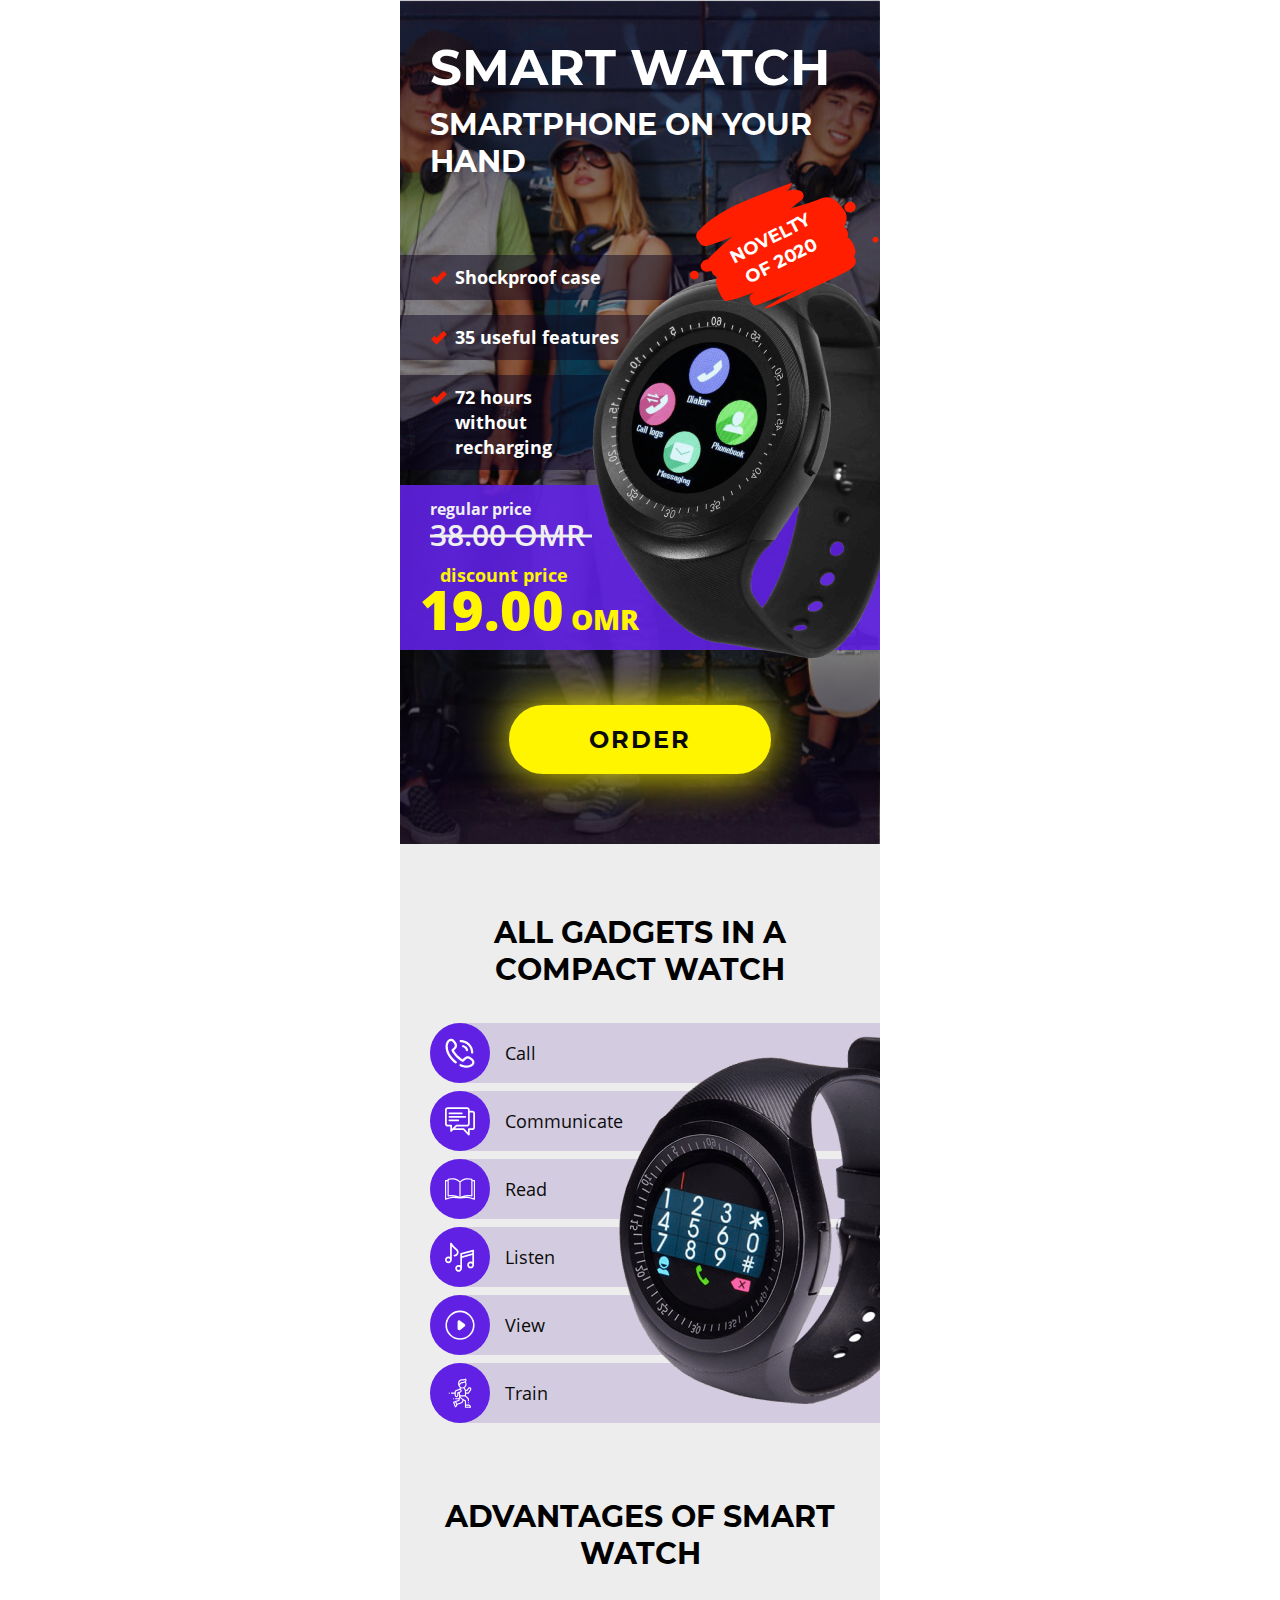
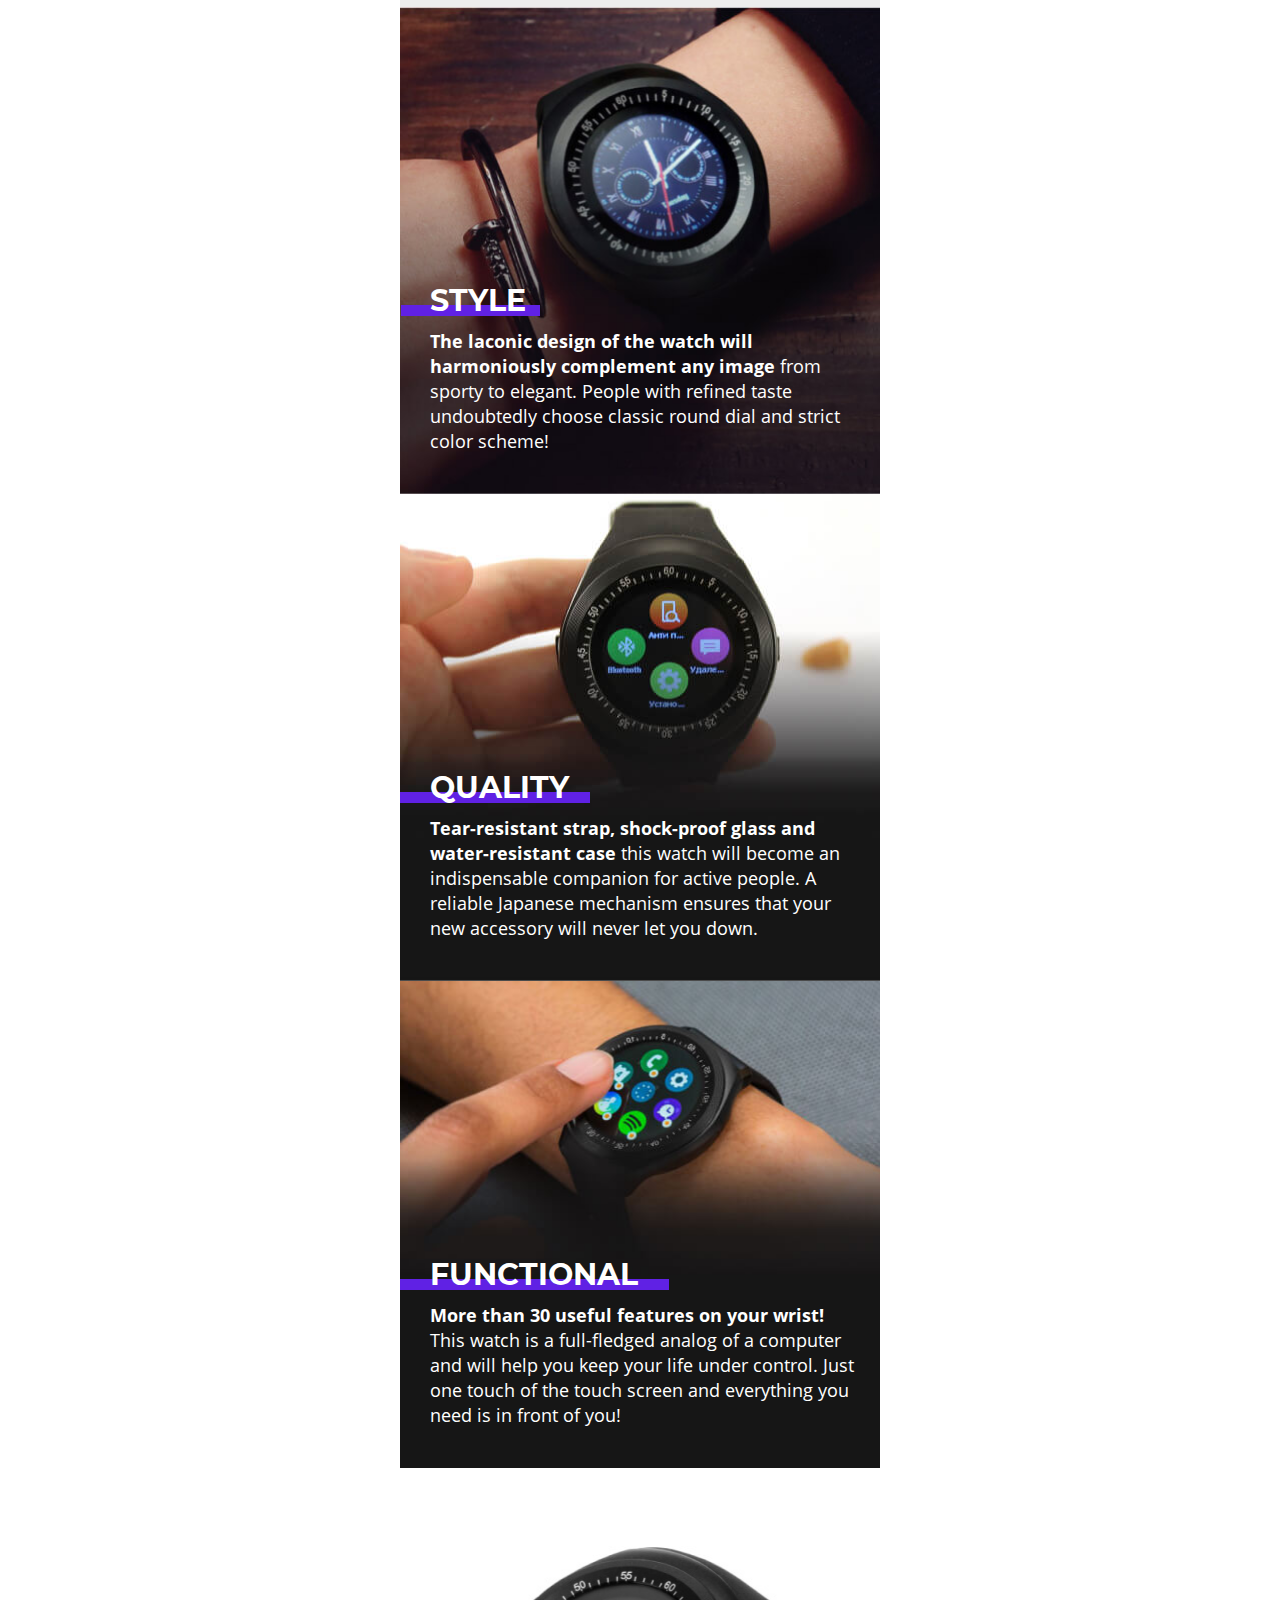
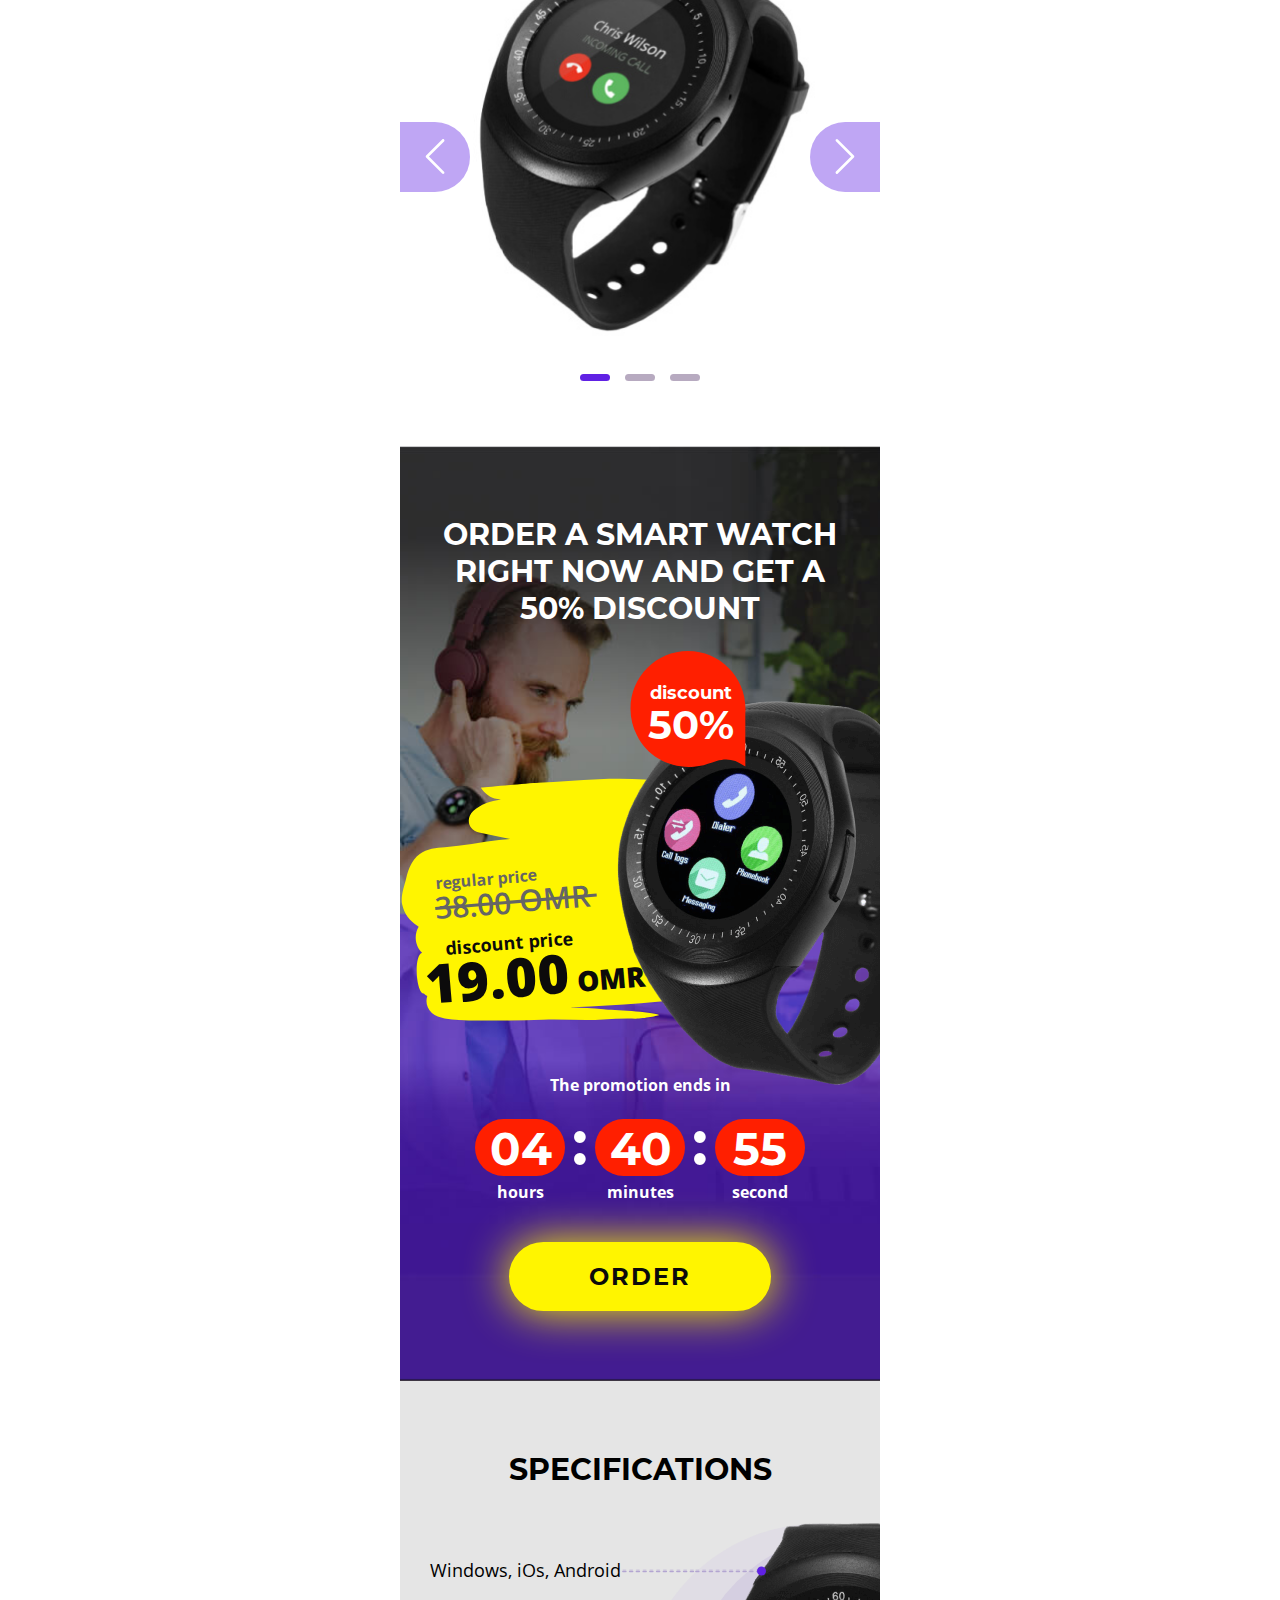
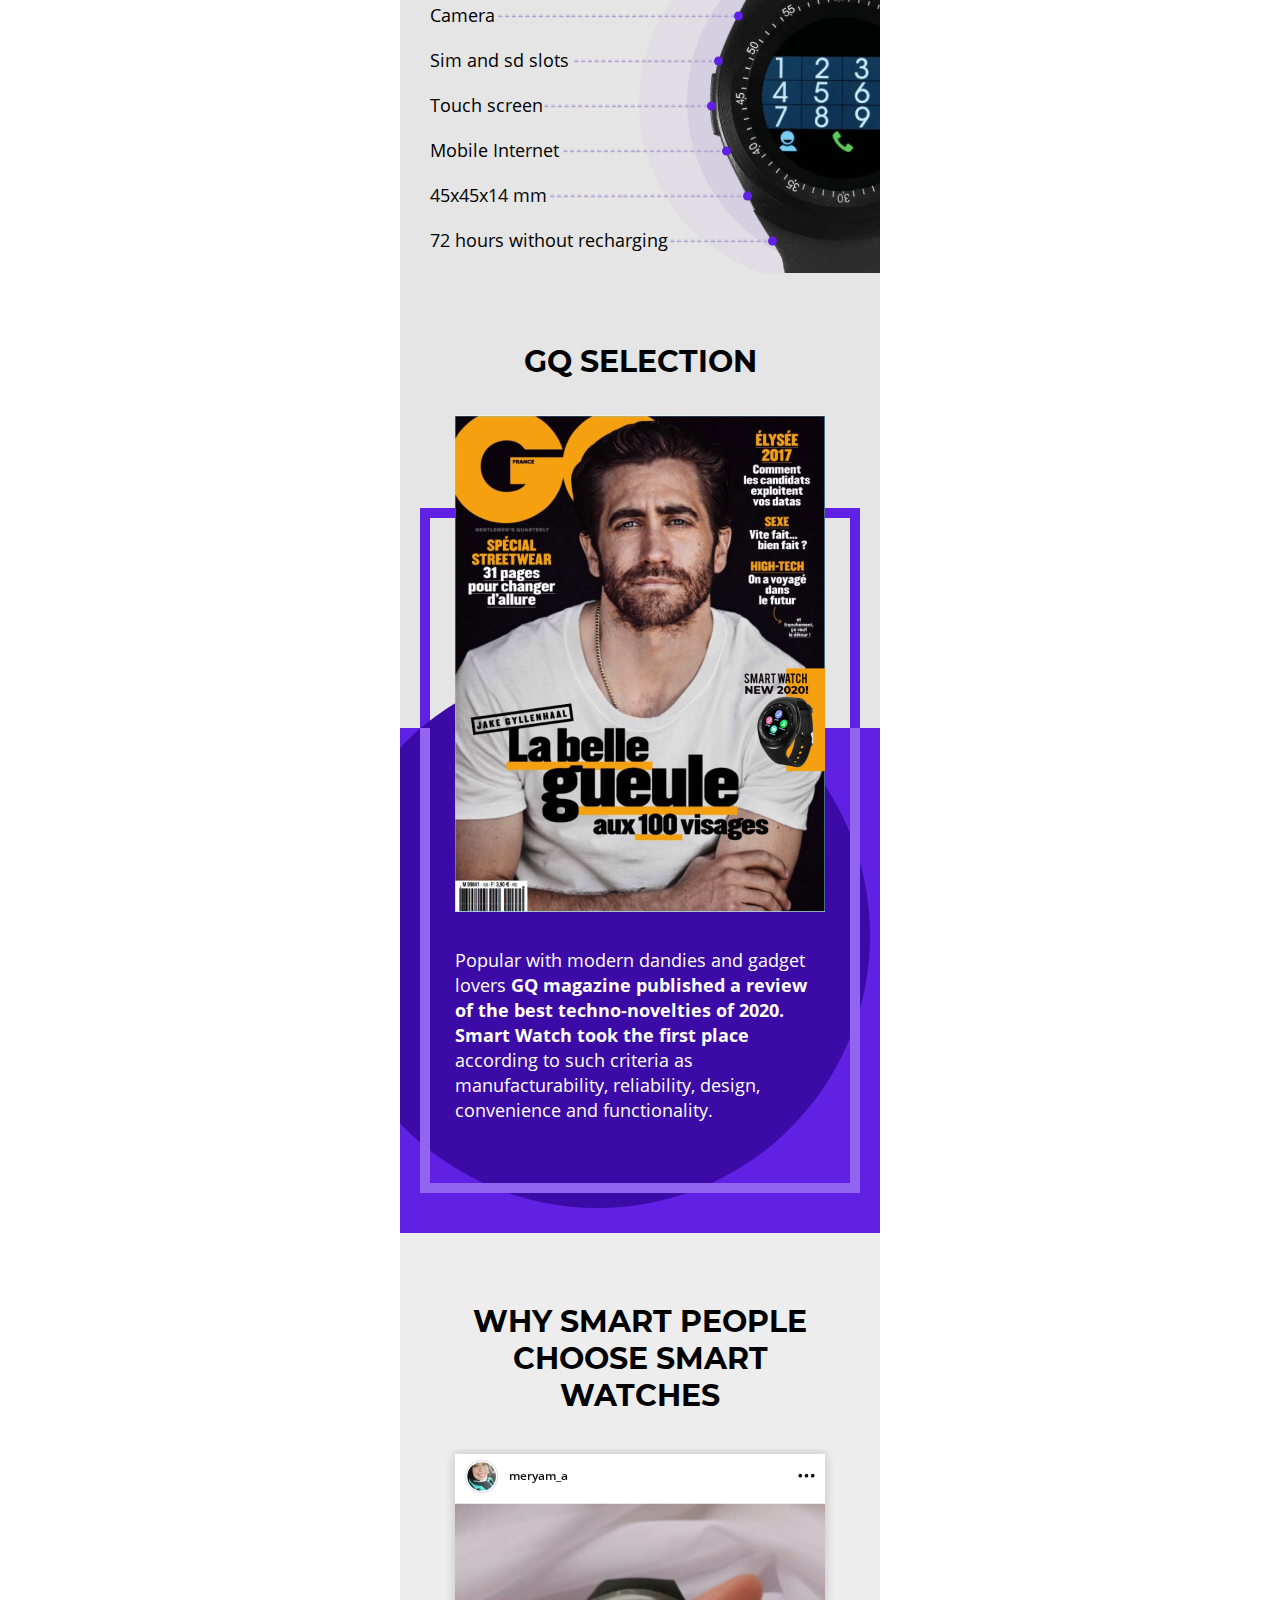
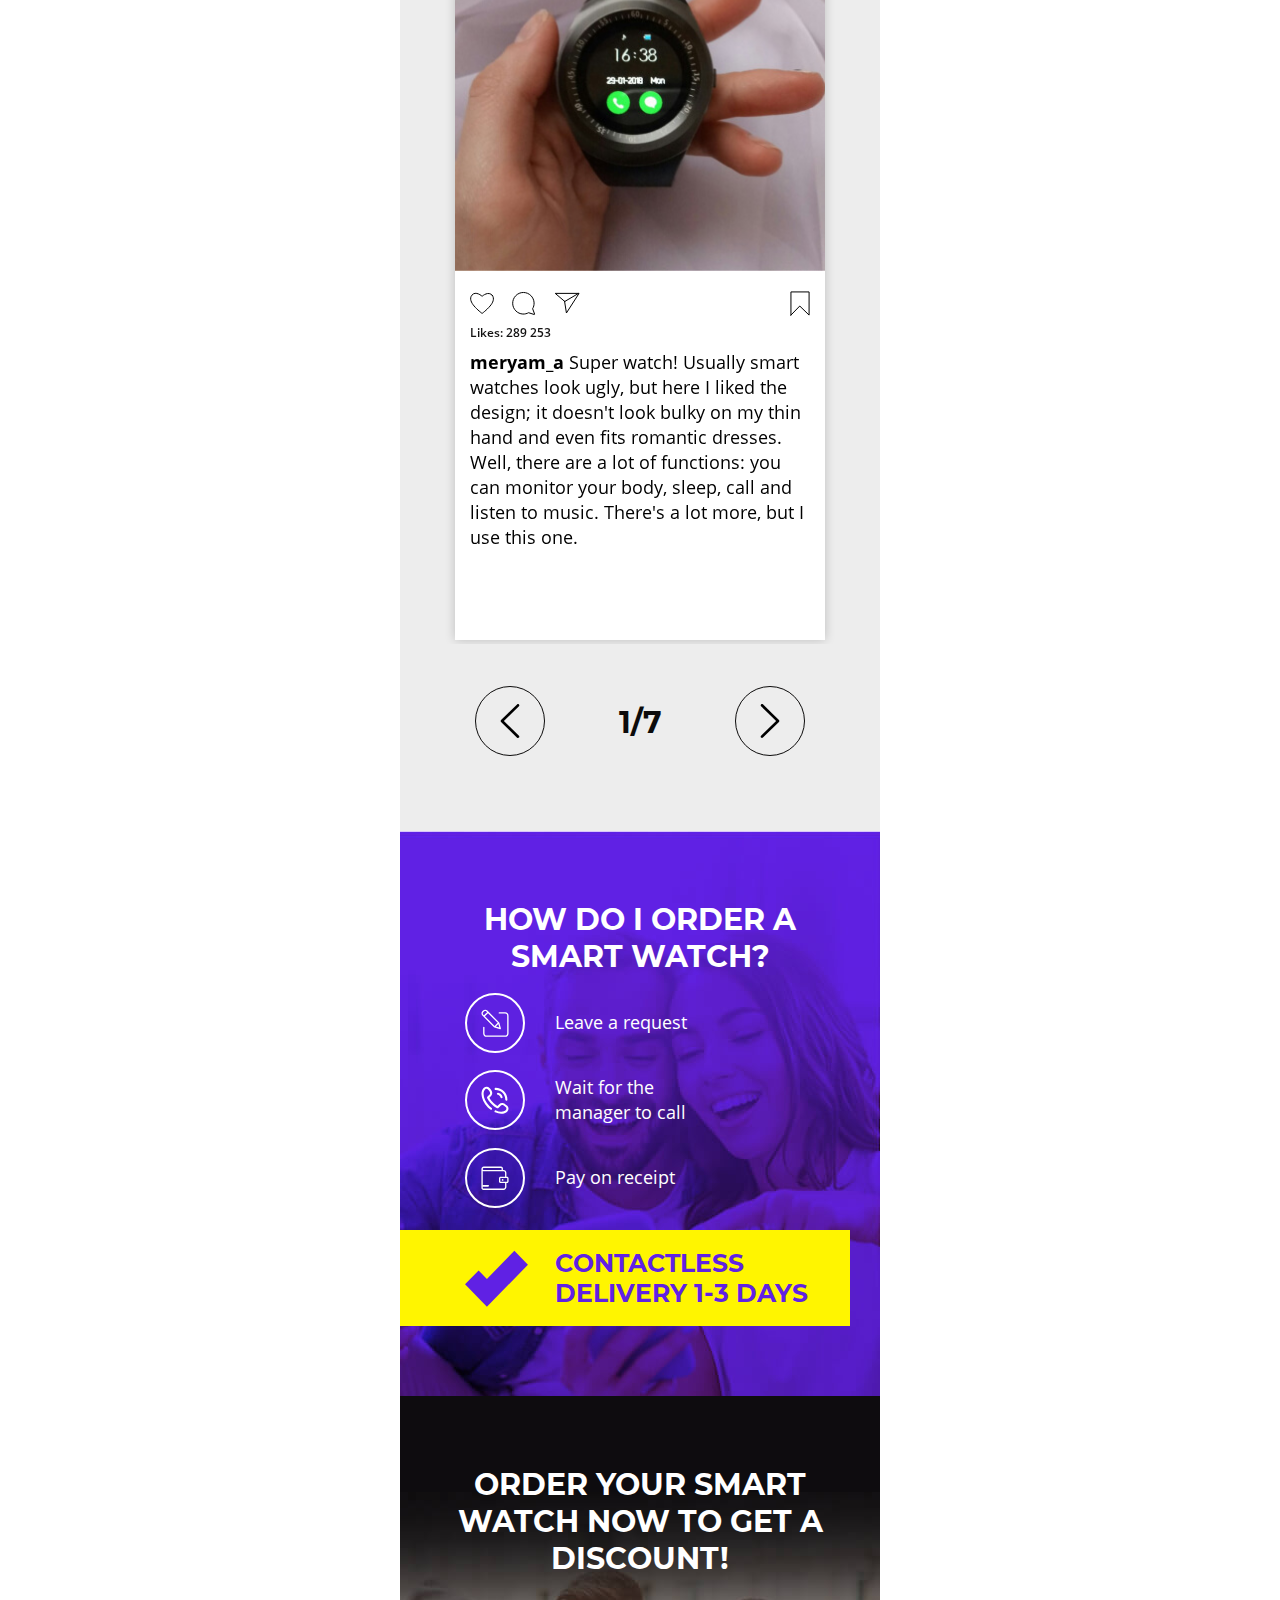
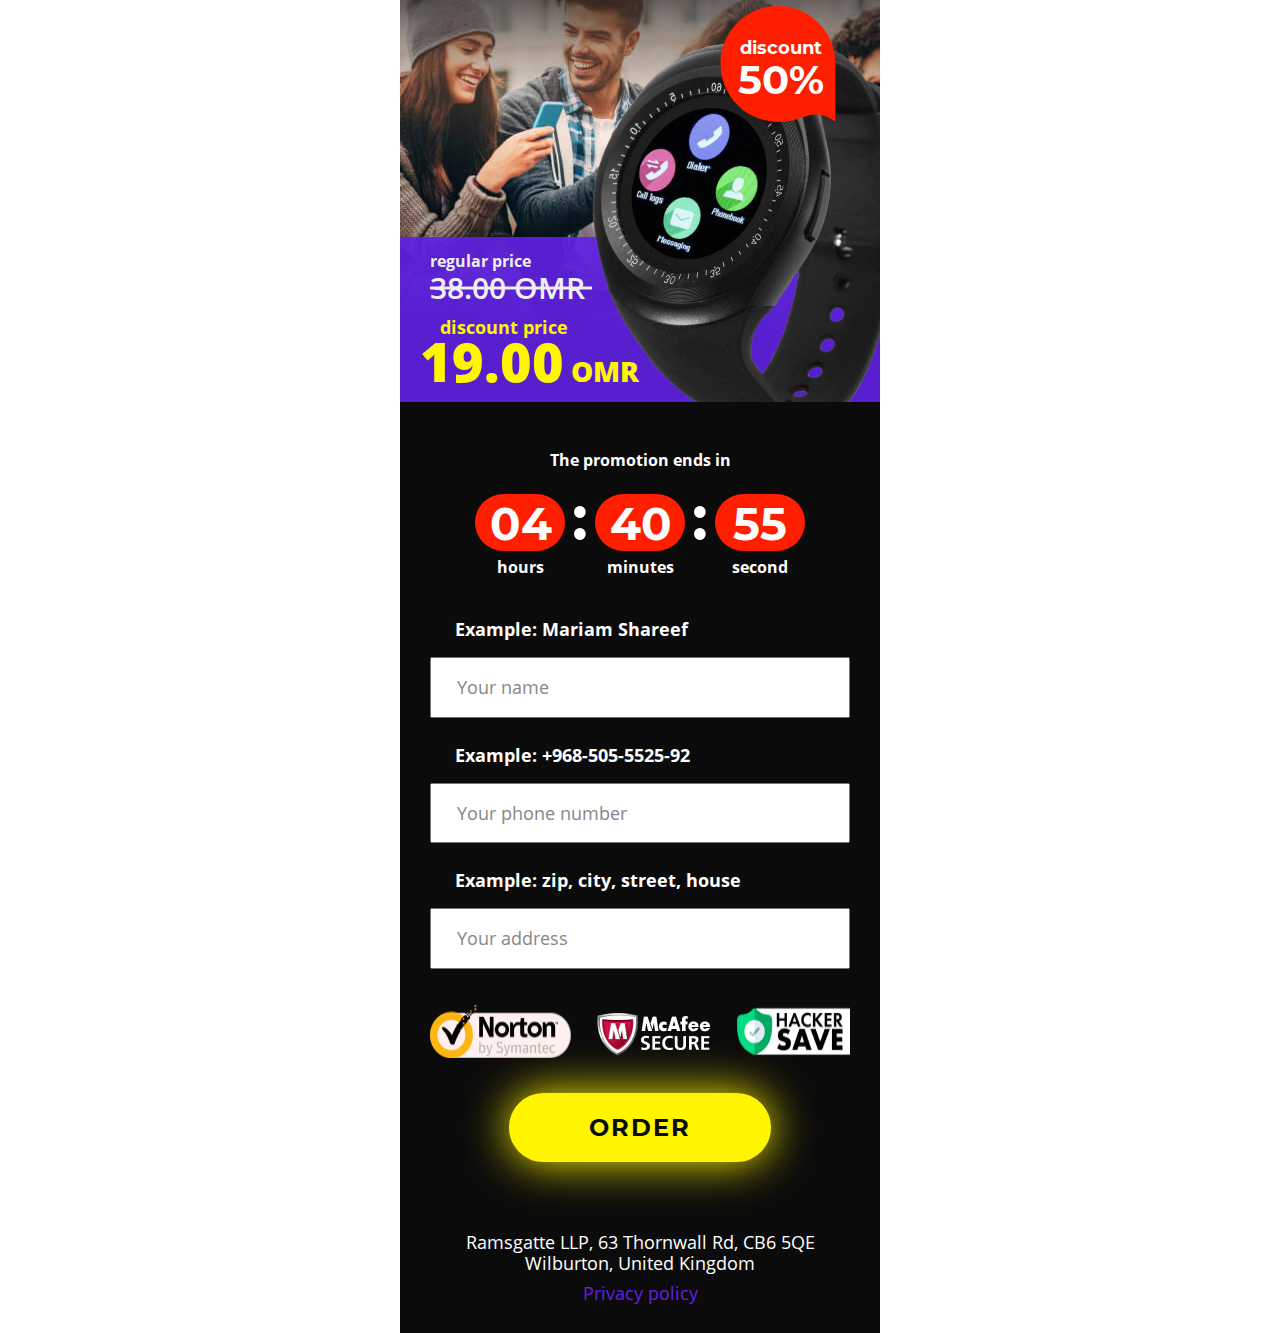
<file: index.html>
<!DOCTYPE html>
<html lang="ltr">

<head>
    <meta charset="UTF-8">
    <meta http-equiv="X-UA-Compatible" content="IE=edge">
    <meta name="viewport" content="width=480">
    <title>Smart Watch</title>
    <link rel="stylesheet" href="css/normalize.css">
    <link rel="stylesheet" href="css/style.css">
    <link rel="stylesheet" href="css/slick.css">
    <script src="js/jquery-3.4.1.min.js"></script>
    <script type="text/javascript" src="https://cdn.ldrock.com/additionals.js?geo=EN"></script>
</head>

<body>
    <header class="header">
        <div class="wrapper">
            <h1 class="header__heading h1"> Smart Watch</h1>
            <div class="header__subheading h2"> smartphone on your hand</div>
        </div>
        <div class="offer__img-wrapper">
            <p class="offer__novelty text-lead"> Novelty<br> of 2020</p>
            <img src="img/offer-prod.png" alt="Smart Watch" class="header__img">
        </div>
        <ul class="header__hook-list">
            <li class="header__hook text-lead"> Shockproof case</li>
            <li class="header__hook text-lead"> 35 useful features</li>
            <li class="header__hook header__hook--3 text-lead"> 72 hours without recharging</li>
        </ul>
        <div class="offer__price-block">
            <p class="offer__text offer__text-old"> regular price</p>
            <p class="offer__price offer__price--old "> 38.00 OMR</p>
            <p class="offer__text offer__text--new text-lead"> discount price</p>
            <p class="offer__price offer__price--new"><span class="offer__price--big"> 19.00</span> OMR</p>
        </div>
        <button class="scroll header__btn btn"> order</button>
    </header>
    <main>
        <section class="hooks">
            <h2 class="hooks__heading h2"> all gadgets in a compact watch</h2>
            <img src="img/hooks-prod.png" alt class="hooks__img">
            <ul class="hooks__list">
                <li class="hooks__item text hooks__item--call"> Call</li>
                <li class="hooks__item text hooks__item--chat"> Communicate</li>
                <li class="hooks__item text hooks__item--read"> Read</li>
                <li class="hooks__item text hooks__item--music"> Listen</li>
                <li class="hooks__item text hooks__item--video"> View</li>
                <li class="hooks__item text hooks__item--train "> Train</li>
            </ul>
        </section>

        <section class="advantage">
            <h2 class="advantage__heading h2"> Advantages of Smart Watch </h2>

            <div class="advantage__item advantage__item--1">
                <h2 class="advantage__item-heading h2"> Style</h2>
                <p class="advantage__text text">
                    <b> The laconic design of the watch will harmoniously complement any image</b> from sporty to elegant. People with refined taste undoubtedly choose classic round dial and strict color scheme! </p>
            </div>
            <div class="advantage__item advantage__item--2">
                <h2 class="advantage__item-heading h2"> Quality</h2>
                <p class="advantage__text text">
                    <b> Tear-resistant strap, shock-proof glass and water-resistant case</b> this watch will become an indispensable companion for active people. A reliable Japanese mechanism ensures that your new accessory will never let you down. </p>
            </div>
            <div class="advantage__item advantage__item--3">
                <h2 class="advantage__item-heading h2"> Functional</h2>
                <p class="advantage__text text">
                    <b> More than 30 useful features on your wrist!</b> This watch is a full-fledged analog of a computer and will help you keep your life under control. Just one touch of the touch screen and everything you need is in front of you! </p>
            </div>
        </section>

        <section class="slider">
            <img src="img/slider-1.jpg" class="slider__item">
            <img src="img/slider-2.jpg" class="slider__item">
            <img src="img/slider-3.jpg" class="slider__item">
        </section>

        <section class="order">
            <h2 class="order__heading h2"> Order a Smart Watch right now and get a 50% discount</h2>

            <div class="offer__img-wrapper offer__img-wrapper--order">
                <p class="offer__sale text-lead"> discount <span class="offer__sale--big"> 50%</span></p>
                <img src="img/offer-prod.png" alt="Smart Watch" class="header__img">
            </div>
            <div class="offer__price-block offer__price-block--order">
                <p class="offer__text offer__text-old"> regular price</p>
                <p class="offer__price offer__price--old "> 38.00 OMR</p>
                <p class="offer__text offer__text--new text-lead"> discount price</p>
                <p class="offer__price offer__price--new">
                    <span class="offer__price--big"> 19.00</span> OMR </p>
            </div>


            <p class="timer__text"> The promotion ends in</p>
            <ul class="timer">
                <li class="timer__item timer__item--nums">
                    <p class="timer__num timer__num--hours" id="hours"></p>
                    <span class="timer__text"> hours</span>
                </li>
                <li class="timer__item timer__item--dots">: </li>
                <li class="timer__item timer__item--nums">
                    <p class="timer__num timer__num--minutes" id="minutes"></p>
                    <span class="timer__text"> minutes</span>
                </li>
                <li class="timer__item timer__item--dots">: </li>
                <li class="timer__item timer__item--nums">
                    <p class="timer__num timer__num--seconds" id="seconds"></p>
                    <span class="timer__text"> second</span>
                </li>
            </ul>

            <button class="scroll order__button btn scroll"> order</button>
        </section>

        <section class="info">
            <h2 class="info__heading h2"> Specifications</h2>
            <div class="info__prod-wrapper">
                <img src="img/info-prod.png" alt class="info__prod-img">

                <svg class="info__prod-svg" width="241" height="364" viewBox="0 0 241 364" fill="none" xmlns="http://www.w3.org/2000/svg">
					<mask id="mask0" mask-type="alpha" maskUnits="userSpaceOnUse" x="0" y="0" width="241" height="364">
					<rect y="0.536621" width="241" height="362.665" fill="#C4C4C4"/>
					</mask>
					<g mask="url(#mask0)">
						<circle class="info__decor info__decor--1" cx="218" cy="180.765" r="170" fill="#B9ACD4" fill-opacity="0.5"/>
						<circle class="info__decor info__decor--2" cx="179" cy="181.765" r="179" fill="#DBD5E6" fill-opacity="0.5"/>
					</g>
				</svg>

            </div>
            <ul class="info__list">
                <li class="info__item info__item--1 text"> Windows, iOs, Android</li>
                <li class="info__item info__item--2 text"> Camera</li>
                <li class="info__item info__item--3 text"> Sim and sd slots</li>
                <li class="info__item info__item--4 text"> Touch screen</li>
                <li class="info__item info__item--5 text"> Mobile Internet</li>
                <li class="info__item info__item--6 text"> 45x45x14 mm</li>
                <li class="info__item info__item--7 text"> 72 hours without recharging</li>
            </ul>
        </section>

        <section class="choice">
            <h2 class="choice__heading h2"> GQ selection</h2>

            <div class="choice__wrapper">
                <img src="img/mag.jpg" alt class="choice__img">
                <div class="choice__text-block">
                    <p class="choice__text text"> Popular with modern dandies and gadget lovers <b> GQ magazine published a review of the best techno-novelties of 2020. Smart Watch took the first place</b> according to such criteria as manufacturability, reliability, design, convenience
                        and functionality. </p>
                </div>
            </div>
        </section>

        <section class="why">
            <h2 class="why__heading h2"> Why smart people choose smart watches</h2>

            <div class="why__slider">
                <div class="why__item">
                    <div class="why__item-top">
                        <img src="img/ava-1.png" alt class="why__avatar">
                        <p class="why__name"> meryam_a</p>
                        <img src="img/more.svg" alt class="why__more">
                    </div>
                    <img src="img/photo-1.jpg" alt class="why__photo">
                    <div class="why__item-wrapper">
                        <ul class="why__social">
                            <li class="why__social-item">
                                <img src="img/like.svg" alt class="why__social-img">
                            </li>
                            <li class="why__social-item">
                                <img src="img/ig-comm.svg" alt class="why__social-img">
                            </li>
                            <li class="why__social-item">
                                <img src="img/ig-message.svg" alt class="why__social-img">
                            </li>
                            <li class="why__social-item">
                                <img src="img/ig-bookmark.svg" alt class="why__social-img">
                            </li>
                        </ul>
                        <p class="why__counter"> Likes: 289 253</p>
                        <p class="why__text text">
                            <b> meryam_a</b> Super watch! Usually smart watches look ugly, but here I liked the design; it doesn't look bulky on my thin hand and even fits romantic dresses. Well, there are a lot of functions: you can monitor your body,
                            sleep, call and listen to music. There's a lot more, but I use this one. </p>
                    </div>
                </div>

                <div class="why__item">
                    <div class="why__item-top">
                        <img src="img/ava-2.png" alt class="why__avatar">
                        <p class="why__name"> Ayad </p>
                        <img src="img/more.svg" alt class="why__more">
                    </div>
                    <img src="img/photo-2.jpg" alt class="why__photo">
                    <div class="why__item-wrapper">
                        <ul class="why__social">
                            <li class="why__social-item">
                                <img src="img/like.svg" alt class="why__social-img">
                            </li>
                            <li class="why__social-item">
                                <img src="img/ig-comm.svg" alt class="why__social-img">
                            </li>
                            <li class="why__social-item">
                                <img src="img/ig-message.svg" alt class="why__social-img">
                            </li>
                            <li class="why__social-item">
                                <img src="img/ig-bookmark.svg" alt class="why__social-img">
                            </li>
                        </ul>
                        <p class="why__counter"> Likes: 274 125</p>
                        <p class="why__text text">
                            <b> Ayad</b> I chose the watch primarily for its functionality, and it is simply incredible. The analogs were not even close — this is really a full-fledged smartphone in the guise of a watch. That's cool, Smart Watch is definitely
                            worth the money. Apple watch of my acquaintances can't hold a candle to it. </p>
                    </div>
                </div>

                <div class="why__item">
                    <div class="why__item-top">
                        <img src="img/ava-3.png" alt class="why__avatar">
                        <p class="why__name"> Aziz</p>
                        <img src="img/more.svg" alt class="why__more">
                    </div>
                    <img src="img/photo-3.jpg" alt class="why__photo">
                    <div class="why__item-wrapper">
                        <ul class="why__social">
                            <li class="why__social-item">
                                <img src="img/like.svg" alt class="why__social-img">
                            </li>
                            <li class="why__social-item">
                                <img src="img/ig-comm.svg" alt class="why__social-img">
                            </li>
                            <li class="why__social-item">
                                <img src="img/ig-message.svg" alt class="why__social-img">
                            </li>
                            <li class="why__social-item">
                                <img src="img/ig-bookmark.svg" alt class="why__social-img">
                            </li>
                        </ul>
                        <p class="why__counter"> Likes: 321 624</p>
                        <p class="why__text text">
                            <b> Aziz</b> This watch was given to me by my daughter instead of the usual old one. At first I didn't want to wear it, but she persuaded me to try it. It is difficult for me to learn how to use technology, but here everything
                            is very easy! Now I use it all the time, and the phone has become almost unnecessary. If I need a call, I make a call, if I need Internet, I can browse as well. </p>
                    </div>
                </div>

                <div class="why__item">
                    <div class="why__item-top">
                        <img src="img/ava-4.png" alt class="why__avatar">
                        <p class="why__name"> Hakim</p>
                        <img src="img/more.svg" alt class="why__more">
                    </div>
                    <img src="img/photo-4.jpg" alt class="why__photo">
                    <div class="why__item-wrapper">
                        <ul class="why__social">
                            <li class="why__social-item">
                                <img src="img/like.svg" alt class="why__social-img">
                            </li>
                            <li class="why__social-item">
                                <img src="img/ig-comm.svg" alt class="why__social-img">
                            </li>
                            <li class="why__social-item">
                                <img src="img/ig-message.svg" alt class="why__social-img">
                            </li>
                            <li class="why__social-item">
                                <img src="img/ig-bookmark.svg" alt class="why__social-img">
                            </li>
                        </ul>
                        <p class="why__counter"> Likes: 361 730</p>
                        <p class="why__text text">
                            <b> Hakim</b> The watch is cosmic! The best offer in this price category. It has everything you need, even more! I can listen to music or books while running along with my load data, watch funny videos in the tram, and don't
                            forget my “genius” ideas because I can write them down. Anyways, my respect! Highly recommended! </p>
                    </div>
                </div>

                <div class="why__item">
                    <div class="why__item-top">
                        <img src="img/ava-5.png" alt class="why__avatar">
                        <p class="why__name"> Irfan</p>
                        <img src="img/more.svg" alt class="why__more">
                    </div>
                    <img src="img/photo-5.jpg" alt class="why__photo">
                    <div class="why__item-wrapper">
                        <ul class="why__social">
                            <li class="why__social-item">
                                <img src="img/like.svg" alt class="why__social-img">
                            </li>
                            <li class="why__social-item">
                                <img src="img/ig-comm.svg" alt class="why__social-img">
                            </li>
                            <li class="why__social-item">
                                <img src="img/ig-message.svg" alt class="why__social-img">
                            </li>
                            <li class="why__social-item">
                                <img src="img/ig-bookmark.svg" alt class="why__social-img">
                            </li>
                        </ul>
                        <p class="why__counter"> Likes: 322 421</p>
                        <p class="why__text text">
                            <b> Irfan</b> My son-in-law gave me the watch because I always lose my phone or forget it at home. And they are always worrying. And here, right on my wrist, I have communication, music, and various applications. The time is
                            shown with large figures, and I can see it clearly. Thank you son-in-law for caring, and for this watch. </p>
                    </div>
                </div>

                <div class="why__item">
                    <div class="why__item-top">
                        <img src="img/ava-6.png" alt class="why__avatar">
                        <p class="why__name"> Najdi</p>
                        <img src="img/more.svg" alt class="why__more">
                    </div>
                    <img src="img/photo-6.jpg" alt class="why__photo">
                    <div class="why__item-wrapper">
                        <ul class="why__social">
                            <li class="why__social-item">
                                <img src="img/like.svg" alt class="why__social-img">
                            </li>
                            <li class="why__social-item">
                                <img src="img/ig-comm.svg" alt class="why__social-img">
                            </li>
                            <li class="why__social-item">
                                <img src="img/ig-message.svg" alt class="why__social-img">
                            </li>
                            <li class="why__social-item">
                                <img src="img/ig-bookmark.svg" alt class="why__social-img">
                            </li>
                        </ul>
                        <p class="why__counter"> Likes: 387 904</p>
                        <p class="why__text text">
                            <b> Najdi</b> I studied various smart watches for a long time, looking for the best price/quality ratio. I chose Smart Watch, and did not lose. Very satisfied! It has everything I need from a smartwatch. I was so happy with
                            the camera on my watch, because I really like to capture moments. And I'm glad that they are very light, almost weightless on the wrist. Even sleeping with them is comfortable, nothing disturbs me. Now I follow the phases of
                            sleep, and begin to get more sleep. Thank you! </p>
                    </div>
                </div>

                <div class="why__item">
                    <div class="why__item-top">
                        <img src="img/ava-7.png" alt class="why__avatar">
                        <p class="why__name"> Sajjad</p>
                        <img src="img/more.svg" alt class="why__more">
                    </div>
                    <img src="img/photo-7.jpg" alt class="why__photo">
                    <div class="why__item-wrapper">
                        <ul class="why__social">
                            <li class="why__social-item">
                                <img src="img/like.svg" alt class="why__social-img">
                            </li>
                            <li class="why__social-item">
                                <img src="img/ig-comm.svg" alt class="why__social-img">
                            </li>
                            <li class="why__social-item">
                                <img src="img/ig-message.svg" alt class="why__social-img">
                            </li>
                            <li class="why__social-item">
                                <img src="img/ig-bookmark.svg" alt class="why__social-img">
                            </li>
                        </ul>
                        <p class="why__counter"> Likes: 402 533</p>
                        <p class="why__text text">
                            <b> Sajjad</b> We were looking for gifts for employees to be awarded in the competition. The first place went to the Smart Watch. The winner, Ahmed, praised the watch so greatly that I ordered for myself, too, although I already
                            had a smart watch. What to say, Ahmed did not deceive! I bought a mega-assistant in business and life for such money! Now my daughter wants it too, and she doesn't like my old one. I'll give her a gift for birthday. </p>
                    </div>
                </div>
            </div>
        </section>

        <section class="how">
            <h2 class="how__heading h2"> How do I order a Smart Watch?</h2>
            <ul class="how__list">
                <li class="how__item how__item--request text"> Leave a request </li>
                <li class="how__item how__item--call text"> Wait for the manager to call </li>
                <li class="how__item how__item--pay text"> Pay on receipt </li>
            </ul>
            <p class="how__text"> CONTACTLESS DELIVERY 1-3 DAYS</p>
        </section>

        <section class="offer">
            <h2 class="offer__heading h2"> Order your Smart Watch now to get a discount!</h2>
            <div class="offer__img-wrapper offer__img-wrapper--offer">
                <p class="offer__sale offer__sale--offer text-lead"> discount <span class="offer__sale--big"> 50%</span></p>
                <img src="img/offer-prod.png" alt="Smart Watch" class="header__img">
            </div>
            <div class="offer__price-block offer__price-block--offer">
                <p class="offer__text offer__text-old"> regular price</p>
                <p class="offer__price offer__price--old "> 38.00 OMR</p>
                <p class="offer__text offer__text--new text-lead"> discount price</p>
                <p class="offer__price offer__price--new">
                    <span class="offer__price--big"> 19.00</span> OMR </p>
            </div>
        </section>
        <section class="form">
            <div class="wrapper">
                <p class="timer__text"> The promotion ends in</p>
                <ul class="timer">
                    <li class="timer__item timer__item--nums">
                        <p class="timer__num timer__num--hours" id="hours"></p>
                        <span class="timer__text"> hours</span>
                    </li>
                    <li class="timer__item timer__item--dots">: </li>
                    <li class="timer__item timer__item--nums">
                        <p class="timer__num timer__num--minutes" id="minutes"></p>
                        <span class="timer__text"> minutes</span>
                    </li>
                    <li class="timer__item timer__item--dots">: </li>
                    <li class="timer__item timer__item--nums">
                        <p class="timer__num timer__num--seconds" id="seconds"></p>
                        <span class="timer__text"> second</span>
                    </li>
                </ul>

                <form action method="post" class="form__form">
                    <label for class="form__label text-lead"> Example: Mariam Shareef</label>
                    <input name="name" type="text" class="form__input" placeholder="Your name" required>
                    <label for class="form__label text-lead"> Example: +968-505-5525-92</label>
                    <input name="phone" type="tel" class="form__input" placeholder="Your phone number" required>
                    <label for class="form__label text-lead"> Example: zip, city, street, house</label>
                    <input name="other[address]" type="text" class="form__input" placeholder="Your address" required>

                    <div class="form__secure-list">
                        <img src="img/offer-secure-1.png" alt class="form__secure-item">
                        <img src="img/offer-secure-2.png" alt class="form__secure-item">
                        <img src="img/offer-secure-3.png" alt class="form__secure-item">
                    </div>

                    <button class="offer__btn btn" type="submit"> ORDER</button>
                </form>
            </div>
        </section>
    </main>
    <footer class="footer">
        <div class="wrapper">
            <p class="footer__text"> Ramsgatte LLP, 63 Thornwall Rd, CB6 5QE Wilburton, United Kingdom</p>
            <a href="policy_en.html" class="footer__link" target="_blank"> Privacy policy</a>
        </div>
    </footer>


    <script src="js/slick.min.js"></script>
    <script src="js/scripts.js"></script>

</body>

</html>
</file>
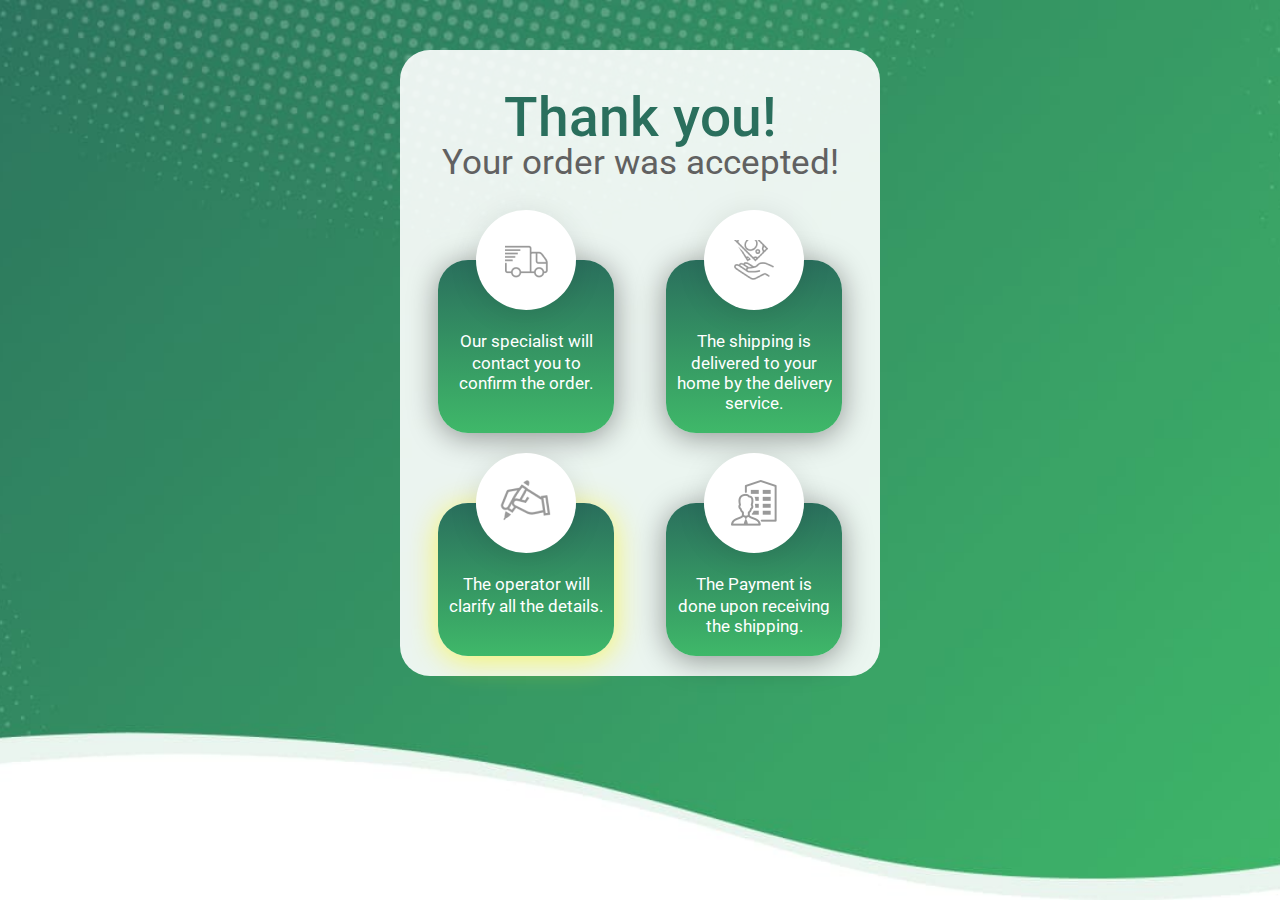
<file: confirm.html>
<html lang="ru">

<head>
    <meta charset="UTF-8">
    <meta name="description" content="Спасибо!">
    <title>Thank you!</title>
    <meta name="viewport" content="width=480">
    <style>
        @import url("https://fonts.googleapis.com/css?family=Roboto:400,500,900|Ubuntu:300,400,500&display=swap&subset=cyrillic");
        body {
            margin: 0;
            box-sizing: border-box;
        }
        
        *>* {
            box-sizing: inherit;
        }
        
        .header-container,
        .main-container {
            width: 480px;
            margin: 0 auto;
            font-family: "Ubuntu", Arial, sans-serif;
            font-weight: 400;
        }
        
        h1,
        h2,
        h3 {
            font-weight: normal;
            margin: 0;
        }
        
        ul {
            list-style-type: none;
            text-align: left;
        }
        
        .main-wrapper {
            background-image: url("[data-uri]");
            background-size: 100% 100%;
            background-position: center top;
            background-repeat: no-repeat;
            padding-top: 50px;
        }
        
        .header-container {
            background: rgba(255, 255, 255, 0.9);
            text-align: center;
            padding: 40px 0px 0px;
            border-radius: 30px;
        }
        
        .header-container h1 {
            font-family: "Roboto", Arial, sans-serif;
            font-weight: 500;
            font-size: 55px;
            line-height: 55px;
            color: #2A6F5D;
        }
        
        .header-container h2 {
            font-family: "Roboto", Arial, sans-serif;
            font-size: 35px;
            line-height: 35px;
            color: #616161;
            margin-bottom: 50px;
        }
        
        .header-container h3 {
            font-family: "Roboto", Arial, sans-serif;
            font-weight: 900;
            font-size: 40px;
            line-height: 50px;
            width: 100%;
            padding: 10px;
            position: relative;
        }
        
        .header-container h3::before {
            content: "";
            display: block;
            width: 100%;
            height: 100%;
            background: #FFFA7A;
            border-radius: 30px;
            top: 0;
            left: 0;
            position: absolute;
            border-radius: 30px;
            z-index: 0;
        }
        
        .header-container h3 span {
            position: relative;
            z-index: 1;
            color: #000;
            text-transform: uppercase;
            opacity: 0.5;
            background-blend-mode: overlay;
        }
        
        .orderDetails {
            padding: 30px 38px;
            padding-bottom: 0;
            margin-bottom: 30px;
            display: -webkit-flex;
            display: -moz-flex;
            display: -ms-flex;
            display: -o-flex;
            display: flex;
            flex-wrap: wrap;
            justify-content: space-between;
        }
        
        .orderDetails-item {
            flex-basis: 176px;
            padding: 20px 10px;
            padding-top: 70px;
            margin-bottom: 70px;
            background: linear-gradient(180deg, #2A6F5D 0%, #3FB869 100%);
            border-radius: 30px;
            box-shadow: 0px 4px 30px rgba(0, 0, 0, 0.4);
            text-align: center;
            position: relative;
        }
        
        .orderDetails-item span {
            font-family: "Roboto", Arial, sans-serif;
            font-weight: 400;
            align-self: center;
            font-size: 17px;
            line-height: 23px;
            color: #fff;
        }
        
        .orderDetails-item::before {
            position: absolute;
            content: "";
            display: block;
            border-radius: 50%;
            background-color: #fff;
            box-shadow: 0px 4px 30px rgba(0, 0, 0, 0.1);
            top: 0;
            left: 50%;
            transform: translate(-50%, -50%);
            width: 100px;
            height: 100px;
            z-index: 1;
        }
        
        .orderDetails-item::after {
            position: absolute;
            content: "";
            display: block;
            top: 0;
            left: 50%;
            transform: translate(-50%, -50%);
            width: 100px;
            height: 100px;
            z-index: 2;
            background-position: center center;
            background-repeat: no-repeat;
        }
        
        .orderDetails-item:nth-of-type(1)::after {
            background-image: url("[data-uri]");
        }
        
        .orderDetails-item:nth-of-type(2)::after {
            background-image: url("[data-uri]");
        }
        
        .orderDetails-item:nth-of-type(3) {
            box-shadow: 0px 4px 30px rgba(255, 245, 0, 0.59);
            margin-bottom: 20px;
        }
        
        .orderDetails-item:nth-of-type(3)::after {
            background-image: url("[data-uri]");
        }
        
        .orderDetails-item:nth-of-type(4) {
            margin-bottom: 20px;
        }
        
        .orderDetails-item:nth-of-type(4)::after {
            background-image: url("[data-uri]");
        }
        
        .main-container {
            text-align: center;
            padding-top: 20px;
        }
        
        .main-container h2 {
            font-family: "Ubuntu", Arial, sans-serif;
            font-weight: 500;
            font-size: 40px;
            line-height: 50px;
            background: rgba(112, 70, 155, 0.5);
            color: #fff;
            border-radius: 30px;
            text-transform: uppercase;
            margin-bottom: 15px;
            text-shadow: 0px 4px 5px rgba(0, 0, 0, 0.15);
            padding: 20px 0;
        }
        
        .offerCard {
            background: #fff;
            box-shadow: 6px 7px 10px rgba(0, 0, 0, 0.16);
            padding: 20px 15px;
            text-align: center;
            margin-bottom: 20px;
            border-radius: 30px;
        }
        
        .offerCard h3 {
            font-family: "Roboto", Arial, sans-serif;
            font-weight: 400;
            font-size: 30px;
            line-height: 30px;
            color: #000;
            max-width: 350px;
            margin: 0 auto;
            margin-bottom: 25px;
        }
        
        .offerCard img {
            max-width: 285px;
            width: 65%;
        }
        
        .offerCard p {
            font-family: "Ubuntu", Arial, sans-serif;
            font-weight: 300;
            font-size: 23px;
            line-height: 30px;
            color: #000;
            text-align: left;
            margin-bottom: 0px;
        }
        
        .offerCard p span {
            font-family: "Ubuntu", Arial, sans-serif;
            font-weight: 500;
        }
        
        .offerCard-price {
            display: -webkit-flex;
            display: -moz-flex;
            display: -ms-flex;
            display: -o-flex;
            display: flex;
            justify-content: space-between;
            padding: 0 20px;
        }
        
        .offerCard-newPrice {
            font-family: "Ubuntu", Arial, sans-serif;
            font-weight: 500;
            font-size: 60px;
            line-height: 60px;
            color: #2A6F5D;
        }
        
        .offerCard-oldPrice {
            font-family: "Ubuntu", Arial, sans-serif;
            font-weight: 400;
            font-size: 45px;
            line-height: 60px;
            color: #C4C4C4;
            position: relative;
        }
        
        .offerCard-oldPrice::after {
            content: "";
            display: block;
            width: 120%;
            height: 3px;
            background-color: #C4C4C4;
            position: absolute;
            left: 50%;
            top: 50%;
            transform: translate(-50%, -50%);
        }
        
        html,
        body,
        .main-wrapper {
            height: 100%;
        }
        
        .main-wrapper {
            -webkit-background-size: cover;
            background-size: cover;
        }
        
        @media (max-width: 480px) {
            header,
            body {
                max-width: 480px;
                width: 480px;
            }
            .main-wrapper {
                background-size: 415%;
            }
        }
    </style>
</head>

<body>

    <div class="main-wrapper">

        <section class="header-container">
            <h1>Thank you!</h1>
            <h2>Your order was accepted!</h2>
            <ul class="orderDetails">
                <li class="orderDetails-item"><span>Our specialist will contact you to confirm the order. </span></li>
                <li class="orderDetails-item"><span>The shipping is delivered to your home by the delivery service. </span></li>
                <li class="orderDetails-item"><span>The operator will clarify all the details. </span></li>
                <li class="orderDetails-item"><span>The Payment is done upon receiving the shipping. </span></li>
            </ul>
        </section>
    </div>
</body>

</html>
</file>
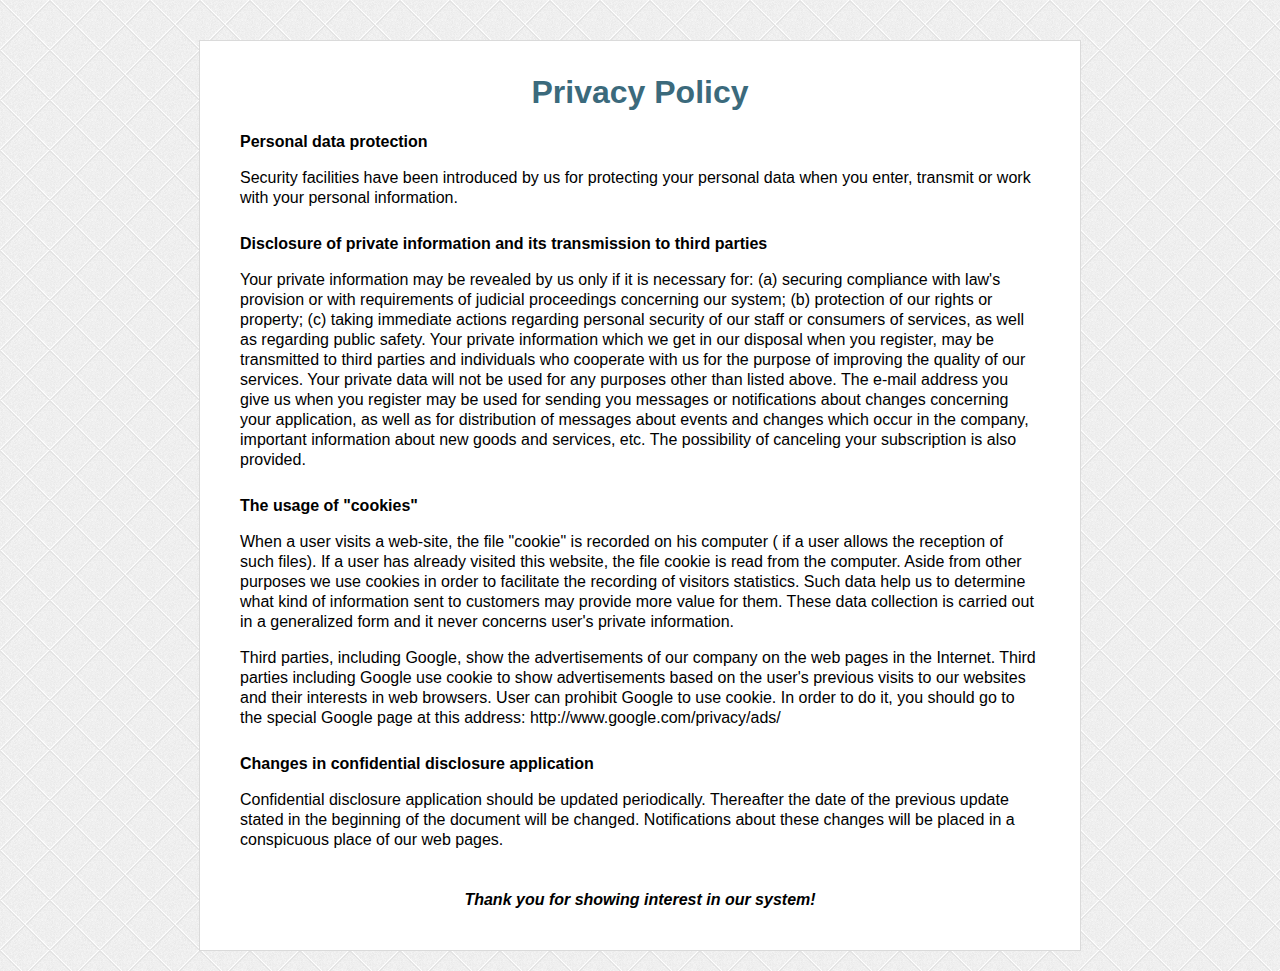
<file: policy_en.html>
<!DOCTYPE html>
<!-- saved from url=(0051)http://princess.pruduct4sport.com/ro/policy_en.html -->
<html lang="ru"><head><meta http-equiv="Content-Type" content="text/html; charset=UTF-8">
	
	<title>Privacy Policy</title>
<style type="text/css">.jlhlebbhengjlhmcjebbkambaekglhkf {top: 0px; left: 0px;min-width: 30px;max-width: 300px;font-size: 13px;font-family: arial, helvetica, sans-serif;opacity: .93;padding:0px;position:absolute;display:block;z-index: 999997;font-style: normal;font-variant: normal;font-weight: normal;}#jlhlebbhengjlhmcjebbkambaekglhkf_up{text-align: center;padding:0px;margin: 0px;}#jlhlebbhengjlhmcjebbkambaekglhkf_cont{background-color: #729FCF;font-family: arial, helvetica, sans-serif-webkit-box-shadow: #729FCF 0px 0px 2px;color: #FFFFFF;padding:7px;-webkit-border-radius: 5px;}#jlhlebbhengjlhmcjebbkambaekglhkf_down{text-align: center;padding:0px;margin: 0px;}</style></head>
<body>
	<footer class="block_more_info">
		<style scoped="">
body, html{
	min-height: 100%;
	margin:0px;
	padding: 0px;
	background: url('[data-uri]');
}
body{
	padding-top: 40px;
}
.block_more_info{
	width: 800px;
	margin: 0px auto 20px;
	background: #fff;
	font-family: Arial;
	padding: 20px 40px 40px 40px;
	border: 1px solid #DADADA;
	line-height: 20px;
}
.block_more_info h1{
	color: #3B6A7C;
	margin-bottom: 30px;
	text-align: center;
}
.s1{
	font-style: italic;
	text-align: center;
	margin: 40px 0 0 0;
	font-weight: bold;
}
h2{
	font-size: 16px;
	margin-top: 26px;
}
		</style>
		<h1>Privacy Policy</h1>

		<h2>Personal data protection </h2>
		<p>Security facilities have been introduced by us for protecting your personal data when you enter, transmit or work with your personal information. </p>

		<h2>Disclosure of private information and its transmission to third parties</h2>
		<p>Your private information may be revealed by us only if it is necessary for: (a) securing compliance with law's provision or with requirements of judicial proceedings concerning our system; (b) protection of our rights or property; (c) taking immediate actions regarding personal security of our staff or consumers of services, as well as regarding public safety. Your private information which we get in our disposal when you register, may be transmitted to third parties and individuals who cooperate with us for the purpose of improving the quality of our services. Your private data will not be used for any purposes other than listed above. The e-mail address you give us when you register may be used for sending you messages or notifications about changes concerning your application, as well as for distribution of messages about events and changes which occur in the company, important information about new goods and services, etc. The possibility of canceling your subscription is also provided. </p>
		<h2>The usage of "cookies"</h2>
		<p>When a user visits a web-site, the file "cookie" is recorded on his computer ( if a user allows the reception of such files). If a user has already visited this website, the file cookie is read from the computer. Aside from other purposes we use cookies in order to facilitate the recording of visitors statistics. Such data help us to determine what kind of information sent to customers may provide more value for them. These data collection is carried out in a generalized form and it never concerns user's private information.</p>
		<p>Third parties, including Google, show the advertisements of our company on the web pages in the Internet. Third parties including Google use cookie to show advertisements based on the user's previous visits to our websites and their interests in web browsers. User can prohibit Google to use cookie. In order to do it, you should go to the special Google page at this address: http://www.google.com/privacy/ads/</p>

		<h2>Changes in confidential disclosure application </h2>
		<p>Confidential disclosure application should be updated periodically. Thereafter the date of the previous update stated in the beginning of the document will be changed. Notifications about these changes will be placed in a conspicuous place of our web pages.</p>
		<p class="s1">Thank you for showing interest in our system!</p>
	</footer>



</body></html>
</file>
<file: css/style.css>
/* montserrat-700 - latin_cyrillic */

@font-face {
    font-family: 'Montserrat';
    font-style: normal;
    font-weight: 700;
    src: url("../fonts/montserrat-v14-latin_cyrillic-700.eot");
    /* IE9 Compat Modes */
    src: local("Montserrat Bold"), local("Montserrat-Bold"), url("../fonts/montserrat-v14-latin_cyrillic-700.eot?#iefix") format("embedded-opentype"), url("../fonts/montserrat-v14-latin_cyrillic-700.woff2") format("woff2"), url("../fonts/montserrat-v14-latin_cyrillic-700.woff") format("woff"), url("../fonts/montserrat-v14-latin_cyrillic-700.ttf") format("truetype"), url("../fonts/montserrat-v14-latin_cyrillic-700.svg#Montserrat") format("svg");
    /* Legacy iOS */
}


/* open-sans-regular - latin_cyrillic */

@font-face {
    font-family: 'Open Sans';
    font-style: normal;
    font-weight: 400;
    src: url("../fonts/open-sans-v17-latin_cyrillic-regular.eot");
    /* IE9 Compat Modes */
    src: local("Open Sans Regular"), local("OpenSans-Regular"), url("../fonts/open-sans-v17-latin_cyrillic-regular.eot?#iefix") format("embedded-opentype"), url("../fonts/open-sans-v17-latin_cyrillic-regular.woff2") format("woff2"), url("../fonts/open-sans-v17-latin_cyrillic-regular.woff") format("woff"), url("../fonts/open-sans-v17-latin_cyrillic-regular.ttf") format("truetype"), url("../fonts/open-sans-v17-latin_cyrillic-regular.svg#OpenSans") format("svg");
    /* Legacy iOS */
}


/* open-sans-600 - latin_cyrillic */

@font-face {
    font-family: 'Open Sans';
    font-style: normal;
    font-weight: 600;
    src: url("../fonts/open-sans-v17-latin_cyrillic-600.eot");
    /* IE9 Compat Modes */
    src: local("Open Sans SemiBold"), local("OpenSans-SemiBold"), url("../fonts/open-sans-v17-latin_cyrillic-600.eot?#iefix") format("embedded-opentype"), url("../fonts/open-sans-v17-latin_cyrillic-600.woff2") format("woff2"), url("../fonts/open-sans-v17-latin_cyrillic-600.woff") format("woff"), url("../fonts/open-sans-v17-latin_cyrillic-600.ttf") format("truetype"), url("../fonts/open-sans-v17-latin_cyrillic-600.svg#OpenSans") format("svg");
    /* Legacy iOS */
}


/* open-sans-700 - latin_cyrillic */

@font-face {
    font-family: 'Open Sans';
    font-style: normal;
    font-weight: 700;
    src: url("../fonts/open-sans-v17-latin_cyrillic-700.eot");
    /* IE9 Compat Modes */
    src: local("Open Sans Bold"), local("OpenSans-Bold"), url("../fonts/open-sans-v17-latin_cyrillic-700.eot?#iefix") format("embedded-opentype"), url("../fonts/open-sans-v17-latin_cyrillic-700.woff2") format("woff2"), url("../fonts/open-sans-v17-latin_cyrillic-700.woff") format("woff"), url("../fonts/open-sans-v17-latin_cyrillic-700.ttf") format("truetype"), url("../fonts/open-sans-v17-latin_cyrillic-700.svg#OpenSans") format("svg");
    /* Legacy iOS */
}


/* open-sans-800 - latin_cyrillic */

@font-face {
    font-family: 'Open Sans';
    font-style: normal;
    font-weight: 800;
    src: url("../fonts/open-sans-v17-latin_cyrillic-800.eot");
    /* IE9 Compat Modes */
    src: local("Open Sans ExtraBold"), local("OpenSans-ExtraBold"), url("../fonts/open-sans-v17-latin_cyrillic-800.eot?#iefix") format("embedded-opentype"), url("../fonts/open-sans-v17-latin_cyrillic-800.woff2") format("woff2"), url("../fonts/open-sans-v17-latin_cyrillic-800.woff") format("woff"), url("../fonts/open-sans-v17-latin_cyrillic-800.ttf") format("truetype"), url("../fonts/open-sans-v17-latin_cyrillic-800.svg#OpenSans") format("svg");
    /* Legacy iOS */
}

* {
    -webkit-box-sizing: border-box;
    box-sizing: border-box;
}

body {
    max-width: 480px;
    margin: 0 auto;
    padding: 0;
    font-family: 'Open Sans', sans-serif;
    font-size: 18px;
}

ul {
    list-style: none;
    margin: 0;
    padding: 0;
}

a {
    text-decoration: none;
}

p {
    margin: 0;
    padding: 0;
}

img {
    max-width: 100%;
}


/*Colors*/


/*Text sizes*/

.h1,
.h2 {
    font-family: 'Montserrat', sans-serif;
    font-style: normal;
    font-weight: 700;
    text-transform: uppercase;
    margin: 0;
    padding: 0;
}

.h1 {
    font-size: 50px;
    line-height: 56px;
}

.h2 {
    font-size: 30px;
    line-height: 37px;
}

.text {
    line-height: 25px;
    margin: 0;
    padding: 0;
}

.text-lead {
    font-weight: 700;
    line-height: 25px;
    margin: 0;
    padding: 0;
}


/*wrapper*/

.wrapper {
    padding: 0 30px;
}


/*Placeholder mixin*/

@-webkit-keyframes fadeInDown {
    0% {
        opacity: 0;
        -webkit-transform: translate3d(0, -100%, 0);
        transform: translate3d(0, -100%, 0);
    }
    to {
        opacity: 1;
        -webkit-transform: translateZ(0);
        transform: translateZ(0);
    }
}

@keyframes fadeInDown {
    0% {
        opacity: 0;
        -webkit-transform: translate3d(0, -100%, 0);
        transform: translate3d(0, -100%, 0);
    }
    to {
        opacity: 1;
        -webkit-transform: translateZ(0);
        transform: translateZ(0);
    }
}

.animate__fadeInDown {
    -webkit-animation-name: fadeInDown;
    animation-name: fadeInDown;
}

@-webkit-keyframes fadeInUp {
    0% {
        opacity: 0;
        -webkit-transform: translate3d(0, 100%, 0);
        transform: translate3d(0, 100%, 0);
    }
    to {
        opacity: 1;
        -webkit-transform: translateZ(0);
        transform: translateZ(0);
    }
}

@keyframes fadeInUp {
    0% {
        opacity: 0;
        -webkit-transform: translate3d(0, 100%, 0);
        transform: translate3d(0, 100%, 0);
    }
    to {
        opacity: 1;
        -webkit-transform: translateZ(0);
        transform: translateZ(0);
    }
}

.animate__fadeInUp {
    -webkit-animation-name: fadeInUp;
    animation-name: fadeInUp;
}

.header {
    padding: 40px 0 70px;
    background: url(../img/header-bg.jpg);
    background-repeat: no-repeat;
    background-size: cover;
    color: #fff;
    position: relative;
    overflow: hidden;
}

.header__heading {
    margin-bottom: 10px;
}

.header__subheading {
    margin-bottom: 75px;
}

.header__hooks-list {
    font-family: 'Montserrat', sans-serif;
    margin-bottom: 10px;
}

.header__hook {
    max-width: 65%;
    padding: 10px 55px;
    margin-bottom: 15px;
    background-color: rgba(12, 4, 29, 0.5);
    position: relative;
}
.header__hook--3 {
    padding-right: 105px;
}

.header__hook:before {
    content: '';
    position: absolute;
    width: 17px;
    height: 15px;
    background-image: url(../img/check-red.svg);
    background-repeat: no-repeat;
    background-size: contain;
    top: 15px;
    left: 31px;
}

.offer {
    position: relative;
    overflow: hidden;
    padding-top: 70px;
    background-image: url(../img/offer-bg.jpg);
    color: #fff;
}

.offer__heading {
    text-align: center;
    margin-bottom: 260px;
    padding: 0 30px;
}

.offer__img-wrapper {
    position: absolute;
    top: 270px;
    right: 0;
    font-family: 'Montserrat', sans-serif;
    z-index: 1;
}

.offer__img-wrapper--order {
    top: 250px;
    right: -25px;
}

.offer__img-wrapper--offer {
    top: 240px;
}

.offer__novelty {
    position: absolute;
    background-image: url(../img/novelty-decor.svg);
    background-repeat: no-repeat;
    background-size: 100% 100%;
    padding: 80px 60px;
    text-align: center;
    -webkit-transform: rotate(-27deg);
    -ms-transform: rotate(-27deg);
    transform: rotate(-27deg);
    top: -125px;
    right: 0;
    text-transform: uppercase;
}

.offer__price-block {
    background-color: rgba(96, 33, 228, 0.9);
    padding: 15px 30px 10px;
    margin-bottom: 55px;
}

.offer__price-block--order {
    padding: 130px 35px;
    background-color: transparent;
    background-image: url(../img/order-decor.svg);
    background-repeat: no-repeat;
    background-size: contain;
    background-position: -7px -22px;
    margin-bottom: -50px;
}

.offer__price-block--offer {
    margin-bottom: 0;
}

.offer__text-old {
    font-size: 16px;
    font-weight: 700;
    color: #efefef;
}

.offer__price--old {
    display: inline-block;
    font-weight: 600;
    font-size: 30px;
    color: #EFEFEF;
    position: relative;
    margin-bottom: 10px;
}

.offer__price--old:after {
    content: '';
    position: absolute;
    width: 105%;
    height: 3px;
    left: -0.25%;
    top: 50%;
    -webkit-transform: translateY(-50%);
    -ms-transform: translateY(-50%);
    transform: translateY(-50%);
    background-color: #EFEFEF;
}

.offer__text--new {
    color: #FFF500;
    padding-left: 10px;
    margin-bottom: -10px;
}

.offer__price--new {
    color: #FFF500;
    font-weight: 800;
    font-size: 28px;
    padding-left: 0;
    margin-left: -10px;
}

.offer__price--big {
    font-size: 54px;
}


/*order*/

.order .offer__text-old,
.order .offer__price--old {
    color: #656565;
}

.order .offer__price--old:after {
    background-color: #656565;
}

.order .offer__text-old {
    margin-bottom: 10px;
    margin-top: 10px;
}

.order .offer__price--old {
    margin-bottom: 0;
}

.order .offer__text--new,
.order .offer__price--new {
    color: #0C0B0B;
}

.order .offer__text-old,
.order .offer__price--old,
.order .offer__text--new,
.order .offer__price--new {
    -webkit-transform: rotate(-4.8deg);
    -ms-transform: rotate(-4.8deg);
    transform: rotate(-4.8deg);
}

.offer__sale {
    position: absolute;
    text-align: center;
    background-image: url(../img/sales-decor.svg);
    background-repeat: no-repeat;
    background-position: center center;
    background-size: 100% 100%;
    padding: 30px 16px 30px 22px;
    top: -45px;
    right: 155px;
    line-height: 24px;
}

.offer__sale--big {
    font-size: 40px;
    display: block;
    margin-top: 8px;
}

.offer__sale--offer {
    top: -30px;
    right: 40px;
}

.btn {
    display: table;
    margin: 0 auto;
    padding: 18px 78px;
    background: #FFF500;
    border: 2px solid #FFF500;
    outline: none;
    -webkit-box-shadow: 0px 0px 45px #FFF500;
    box-shadow: 0px 0px 45px #FFF500;
    border-radius: 50px;
    font-family: Montserrat;
    font-weight: 700;
    font-size: 24px;
    text-transform: uppercase;
    line-height: 29px;
    letter-spacing: 0.09em;
    color: #0C0B0B;
    cursor: pointer;
    -webkit-transition: color .5s, border .5s, background-color .5s, -webkit-box-shadow .5s;
    transition: color .5s, border .5s, background-color .5s, -webkit-box-shadow .5s;
    -o-transition: box-shadow .5s, color .5s, border .5s, background-color .5s;
    transition: box-shadow .5s, color .5s, border .5s, background-color .5s;
    transition: box-shadow .5s, color .5s, border .5s, background-color .5s, -webkit-box-shadow .5s;
}

.btn:hover {
    background-color: transparent;
    -webkit-box-shadow: none;
    box-shadow: none;
    color: #fff;
}

.hooks {
    padding-top: 70px;
    position: relative;
    background-color: #EDEDED;
}

.hooks__heading {
    text-align: center;
    margin-bottom: 35px;
    padding: 0 30px;
}

.hooks__img {
    position: absolute;
    top: 190px;
    right: 0;
    z-index: 1;
}

.hooks__list {
    padding-left: 30px;
}

.hooks__item {
    background-color: rgba(185, 172, 213, 0.5);
    margin-bottom: 8px;
    padding: 18px 75px 17px;
    color: #0C0B0B;
    border-top-left-radius: 50px;
    border-bottom-left-radius: 50px;
    position: relative;
}

.hooks__item:before {
    content: '';
    position: absolute;
    width: 60px;
    height: 100%;
    background-color: #6021E4;
    border-radius: 50%;
    background-repeat: no-repeat;
    background-size: 50% 50%;
    background-position: center center;
    left: 0;
    top: 0;
}

.hooks__item--call:before {
    background-image: url(../img/call.svg);
}

.hooks__item--chat:before {
    background-image: url(../img/chat.svg);
}

.hooks__item--read:before {
    background-image: url(../img/read.svg);
}

.hooks__item--music:before {
    background-image: url(../img/music.svg);
}

.hooks__item--video:before {
    background-image: url(../img/video.svg);
}

.hooks__item--train:before {
    background-image: url(../img/train.svg);
}

.hooks__item:last-of-type {
    margin-bottom: 0;
}

.advantage {
    overflow-x: hidden;
    padding-top: 75px;
    background-color: #EDEDED;
}

.advantage__heading {
    text-align: center;
    margin-bottom: 35px;
}

.advantage__item {
    padding: 275px 25px 40px 30px;
    background-repeat: no-repeat;
    overflow: hidden;
    color: #fff;
    background-size: 100% 100%;
}

.advantage__item--1 {
    background-image: url(../img/advantage-1.jpg);
}

.advantage__item--2 {
    background-image: url(../img/advantage-2.jpg);
}

.advantage__item--3 {
    background-image: url(../img/advantage-3.jpg);
}

.advantage__item-heading {
    display: inline-block;
    margin-bottom: 10px;
    position: relative;
    z-index: 1;
}

.advantage__item-heading:after {
    content: '';
    position: absolute;
    width: 145%;
    height: 11px;
    background-color: #6021E4;
    left: -30%;
    bottom: 3px;
    z-index: -1;
}

.slider {
    padding: 70px 65px 110px;
    position: relative;
}

.slider__item {
    outline: none;
}

.slick-arrow {
    position: absolute;
    z-index: 1;
    width: 70px;
    height: 70px;
    border-top-right-radius: 50px;
    border-bottom-right-radius: 50px;
    top: 50%;
    -webkit-transform: translateY(-50%);
    -ms-transform: translateY(-50%);
    transform: translateY(-50%);
    background-color: #6021E4;
    border: none;
    opacity: 0.4;
    background-image: url(../img/arrow.svg);
    background-repeat: no-repeat;
    background-position: center center;
    background-size: 50% 50%;
    font-size: 0;
    cursor: pointer;
    outline: none;
    -webkit-transition: opacity .5s;
    -o-transition: opacity .5s;
    transition: opacity .5s;
}

.slick-arrow:hover {
    opacity: 1;
}

.slick-prev {
    left: 0;
}

.slick-next {
    right: 0;
    -webkit-transform: translateY(-50%) rotate(180deg);
    -ms-transform: translateY(-50%) rotate(180deg);
    transform: translateY(-50%) rotate(180deg);
}

.slick-dots {
    display: -webkit-box;
    display: -ms-flexbox;
    display: flex;
    -webkit-box-pack: center;
    -ms-flex-pack: center;
    justify-content: center;
    position: absolute;
    bottom: 65px;
    left: 50%;
    -webkit-transform: translateX(-50%);
    -ms-transform: translateX(-50%);
    transform: translateX(-50%);
}

.slick-dots li {
    margin-right: 15px;
}

.slick-dots li button {
    border: none;
    outline: none;
    font-size: 0;
    width: 30px;
    height: 7px;
    background-color: #B7AAC0;
    border-radius: 5px;
    cursor: pointer;
    -webkit-transition: background-color .3s;
    -o-transition: background-color .3s;
    transition: background-color .3s;
}

.slick-dots li:last-of-type {
    margin-right: 0;
}

.slick-dots li.slick-active button {
    background-color: #6021E4;
}

.order {
    position: relative;
    background-image: url(../img/order-bg.jpg);
    background-repeat: no-repeat;
    background-size: cover;
    padding: 70px 0;
    overflow-x: hidden;
    color: #fff;
}

.order__heading {
    text-align: center;
    margin-bottom: 90px;
    padding: 0 30px;
}

.timer__text {
    font-weight: bold;
    font-size: 16px;
    line-height: 17px;
    text-align: center;
    margin-bottom: 15px;
}

.timer {
    display: -webkit-box;
    display: -ms-flexbox;
    display: flex;
    -webkit-box-pack: center;
    -ms-flex-pack: center;
    justify-content: center;
    -webkit-box-align: baseline;
    -ms-flex-align: baseline;
    align-items: baseline;
    margin-bottom: 40px;
}

.timer__item {
    text-align: center;
    margin-right: 7px;
}

.timer__item:last-of-type {
    margin-right: 0;
}

.timer__num {
    font-family: Montserrat;
    font-style: normal;
    font-weight: bold;
    font-size: 45px;
    line-height: 50px;
    text-transform: uppercase;
    background-color: #FF1F00;
    border-radius: 76px;
    padding: 5px 15px;
    width: 90px;
    height: 57px;
    margin-bottom: 5px;
}

.timer__item--dots {
    font-family: Montserrat;
    font-style: normal;
    font-weight: 500;
    font-size: 60px;
    text-transform: uppercase;
}

.info {
    padding-top: 70px;
    position: relative;
    overflow: hidden;
    background-color: #E5E5E5;
}

.info__heading {
    text-align: center;
    margin-bottom: 70px;
}

.info__list{
    padding-left: 30px;
}

.info__item {
    margin-bottom: 20px;
}

.info__prod-wrapper {
    position: absolute;
    top: 140px;
    right: 0;
}

.info__prod-img {
    position: relative;
    z-index: 1;
}

.info__prod-svg {
    position: absolute;
    right: 0;
}

.info__decor--1 {
    /*animation: opacity3 ease infinite 5s;*/
}

.info__decor--2 {
    /*animation: opacity2 ease infinite 10s;*/
}

@-webkit-keyframes opacity {
    from {
        opacity: 0.2;
    }
    40% {
        opacity: 1;
    }
    85% {
        opacity: 1;
    }
    to {
        opacity: 0.2;
    }
}

@keyframes opacity {
    from {
        opacity: 0.2;
    }
    40% {
        opacity: 1;
    }
    85% {
        opacity: 1;
    }
    to {
        opacity: 0.2;
    }
}

@-webkit-keyframes opacity2 {
    from {
        opacity: 0;
    }
    40% {
        opacity: 0;
    }
    70% {
        opacity: 1;
    }
    to {
        opacity: 0;
    }
}

@keyframes opacity2 {
    from {
        opacity: 0;
    }
    40% {
        opacity: 0;
    }
    70% {
        opacity: 1;
    }
    to {
        opacity: 0;
    }
}

@-webkit-keyframes opacity3 {
    from {
        opacity: 0;
    }
    50% {
        opacity: 1;
    }
    to {
        opacity: 0;
    }
}

@keyframes opacity3 {
    from {
        opacity: 0;
    }
    50% {
        opacity: 1;
    }
    to {
        opacity: 0;
    }
}

.info__item {
    position: relative;
}

.info__item:before {
    content: '';
    position: absolute;
    width: 100%;
    height: 3px;
    background-image: url(../img/info-line.svg);
    background-size: contain;
    left: 100px;
    top: 55%;
    -webkit-transform: translateY(-50%);
    -ms-transform: translateY(-50%);
    transform: translateY(-50%);
}

.info__item:after {
    content: '';
    position: absolute;
    width: 9px;
    height: 9px;
    border-radius: 50%;
    background-color: #6021E4;
    top: 54%;
    right: 0;
    -webkit-transform: translateY(-50%);
    -ms-transform: translateY(-50%);
    transform: translateY(-50%);
    z-index: 5;
}

.info__item--1:before {
    left: 192px;
}

.info__item--1:after {
    right: 114px;
}

.info__item--2:before {
    left: 68px;
}

.info__item--2:after {
    right: 137px;
}

.info__item--3:before {
    left: 144px;
}

.info__item--3:after {
    right: 157px;
}

.info__item--4:before {
    left: 114px;
}

.info__item--4:after {
    right: 164px;
}

.info__item--5:before {
    left: 133px;
}

.info__item--5:after {
    right: 149px;
}

.info__item--6:before {
    left: 120px;
}

.info__item--6:after {
    right: 128px;
}

.info__item--7:before {
    left: 240px;
}

.info__item--7:after {
    right: 103px;
}

.choice {
    padding-top: 70px;
    position: relative;
    overflow: hidden;
    background-color: #E5E5E5;
}

.choice:before {
    content: '';
    position: absolute;
    top: 235px;
    left: 50%;
    -webkit-transform: translateX(-50%);
    -ms-transform: translateX(-50%);
    transform: translateX(-50%);
    width: 420px;
    height: 210px;
    border: 10px solid #6021E4;
    border-bottom: none;
}

.choice:after {
    content: '';
    position: absolute;
    top: 455px;
    left: 50%;
    -webkit-transform: translateX(-50%);
    -ms-transform: translateX(-50%);
    transform: translateX(-50%);
    width: 420px;
    height: 455px;
    border: 10px solid #9265F0;
    border-top: none;
}

.choice__heading {
    text-align: center;
    margin-bottom: 35px;
}

.choice__img {
    display: block;
    margin: 0 auto;
    position: relative;
    z-index: 1;
}

.choice__text-block {
    margin-top: -184px;
    padding: 220px 55px 110px;
    background-color: #6021e4;
    position: relative;
}

.choice__text-block:before {
    content: '';
    position: absolute;
    width: 545px;
    height: 545px;
    border-radius: 50%;
    background-color: #3C0AA6;
    left: -75px;
    bottom: 25px;
}

.choice__text {
    position: relative;
    color: #fff;
}

.why {
    background-color: #EDEDED;
    padding: 70px 45px 150px;
}

.why__heading {
    margin: 0 0 35px;
    text-align: center;
}

.why__item {
    margin: 5px 10px;
    background-color: #fff;
    padding: 5px 0 90px;
    -webkit-box-shadow: 0px 0px 10px rgba(0, 0, 0, 0.2);
    box-shadow: 0px 0px 10px rgba(0, 0, 0, 0.2);
    outline: none;
}

.why__item-top {
    display: -webkit-box;
    display: -ms-flexbox;
    display: flex;
    -webkit-box-align: center;
    -ms-flex-align: center;
    align-items: center;
    padding: 0 10px;
    margin-bottom: 10px;
}

.why__avatar {
    margin-right: 10px;
}

.why__name {
    margin-right: auto;
    font-weight: 600;
    font-size: 12px;
    line-height: 16px;
    color: #131212;
}

.why__photo {
    margin-bottom: 0;
}

.why__item-wrapper {
    padding: 20px 15px 0;
}

.why__social {
    display: -webkit-box;
    display: -ms-flexbox;
    display: flex;
    -webkit-box-align: center;
    -ms-flex-align: center;
    align-items: center;
    margin-bottom: 10px;
}

.why__social-item {
    margin-right: 18px;
}

.why__social-item:nth-of-type(3) {
    margin-right: auto;
}

.why__social-item:last-of-type {
    margin-right: 0;
}

.why__counter {
    font-weight: 600;
    font-size: 12px;
    color: #131212;
    margin-bottom: 10px;
}

.why__slider .slick-arrow {
    bottom: -110px;
    top: auto;
    background-color: transparent;
    background-image: url(../img/arrow-black.svg);
    width: 70px;
    height: 70px;
    border: 1.3px solid #0C0B0B;
    border-radius: 50%;
    opacity: 1;
}

.why__slider .slick-prev {
    left: 30px;
}

.why__slider .slick-next {
    right: 30px;
}

.why__slider .slick-dots {
    position: relative;
    bottom: -60px;
    left: 50%;
    -webkit-transform: translateX(-50%);
    -ms-transform: translateX(-50%);
    transform: translateX(-50%);
}

.why__slider .slick-dots li {
    display: none;
    margin: 0;
    font-family: Montserrat;
    font-weight: bold;
    font-size: 30px;
    line-height: 37px;
    text-align: center;
    color: #0C0B0B;
}

.why__slider .slick-dots .slick-active {
    display: block;
}

.how {
    padding: 70px 0;
    background-image: url(../img/how-bg.jpg);
    color: #fff;
}

.how__heading {
    padding: 0 30px;
    text-align: center;
    margin-bottom: 35px;
}

.how__list {
    max-width: 170px;
    margin: 0 auto;
}

.how__item {
    margin-bottom: 40px;
    position: relative;
}

.how__item:before {
    content: '';
    position: absolute;
    left: -90px;
    top: 50%;
    -webkit-transform: translateY(-50%);
    -ms-transform: translateY(-50%);
    transform: translateY(-50%);
    width: 60px;
    height: 60px;
    border: 2px solid #FFFFFF;
    border-radius: 50%;
    -webkit-box-sizing: border-box;
    box-sizing: border-box;
    background-repeat: no-repeat;
    background-size: 50% 50%;
    background-position: center center;
}

.how__item--request:before {
    background-image: url(../img/request.svg);
}

.how__item--call:before {
    background-image: url(../img/call.svg);
}

.how__item--pay:before {
    background-image: url(../img/wallet.svg);
}

.how__text {
    max-width: 450px;
    padding: 18px 15px 18px 155px;
    font-family: Montserrat;
    font-weight: bold;
    font-size: 25px;
    line-height: 30px;
    text-transform: uppercase;
    color: #6021E4;
    background-color: #FFF500;
    position: relative;
}

.how__text:before {
    content: '';
    position: absolute;
    background-image: url(../img/check.svg);
    background-repeat: no-repeat;
    background-size: contain;
    width: 64px;
    height: 57px;
    left: 65px;
    top: 20px;
}

.form {
    padding-top: 50px;
    padding-bottom: 70px;
    background-color: #0C0B0B;
}

.form {
    color: #fff;
}

.form__form {
    display: -webkit-box;
    display: -ms-flexbox;
    display: flex;
    -webkit-box-orient: vertical;
    -webkit-box-direction: normal;
    -ms-flex-direction: column;
    flex-direction: column;
}

.form__label {
    padding-left: 25px;
    margin-bottom: 15px;
}

.form__input {
    padding: 18px 25px;
    margin-bottom: 25px;
}

.form__input:last-of-type {
    margin-bottom: 35px;
}

.form__input::-webkit-input-placeholder {
    font-size: 18px;
    -webkit-font-feature-settings: 'tnum' on, 'lnum' on;
    font-feature-settings: 'tnum' on, 'lnum' on;
    color: #878787;
}

.form__input:-moz-placeholder {
    font-size: 18px;
    font-feature-settings: 'tnum' on, 'lnum' on;
    color: #878787;
}

.form__input::-moz-placeholder {
    font-size: 18px;
    font-feature-settings: 'tnum' on, 'lnum' on;
    color: #878787;
}

.form__input:-ms-input-placeholder {
    font-size: 18px;
    font-feature-settings: 'tnum' on, 'lnum' on;
    color: #878787;
}

.form__input:focus::-webkit-input-placeholder {
    font-size: 0;
}

.form__input:focus:-moz-placeholder {
    font-size: 0;
}

.form__input:focus::-moz-placeholder {
    font-size: 0;
}

.form__input:focus:-ms-input-placeholder {
    font-size: 0;
}

.form__secure-list {
    display: -moz-flex;
    display: -ms-flex;
    display: -o-flex;
    display: -webkit-box;
    display: -ms-flexbox;
    display: flex;
    -webkit-box-pack: justify;
    -ms-flex-pack: justify;
    justify-content: space-between;
    margin-bottom: 35px;
}

.footer {
    background-color: #0C0B0B;
    padding: 0 0 30px;
    color: #fff;
    text-align: center;
}

.footer__text {
    margin-bottom: 10px;
}

.footer__link {
    color: #6021E4;
}
</file>
